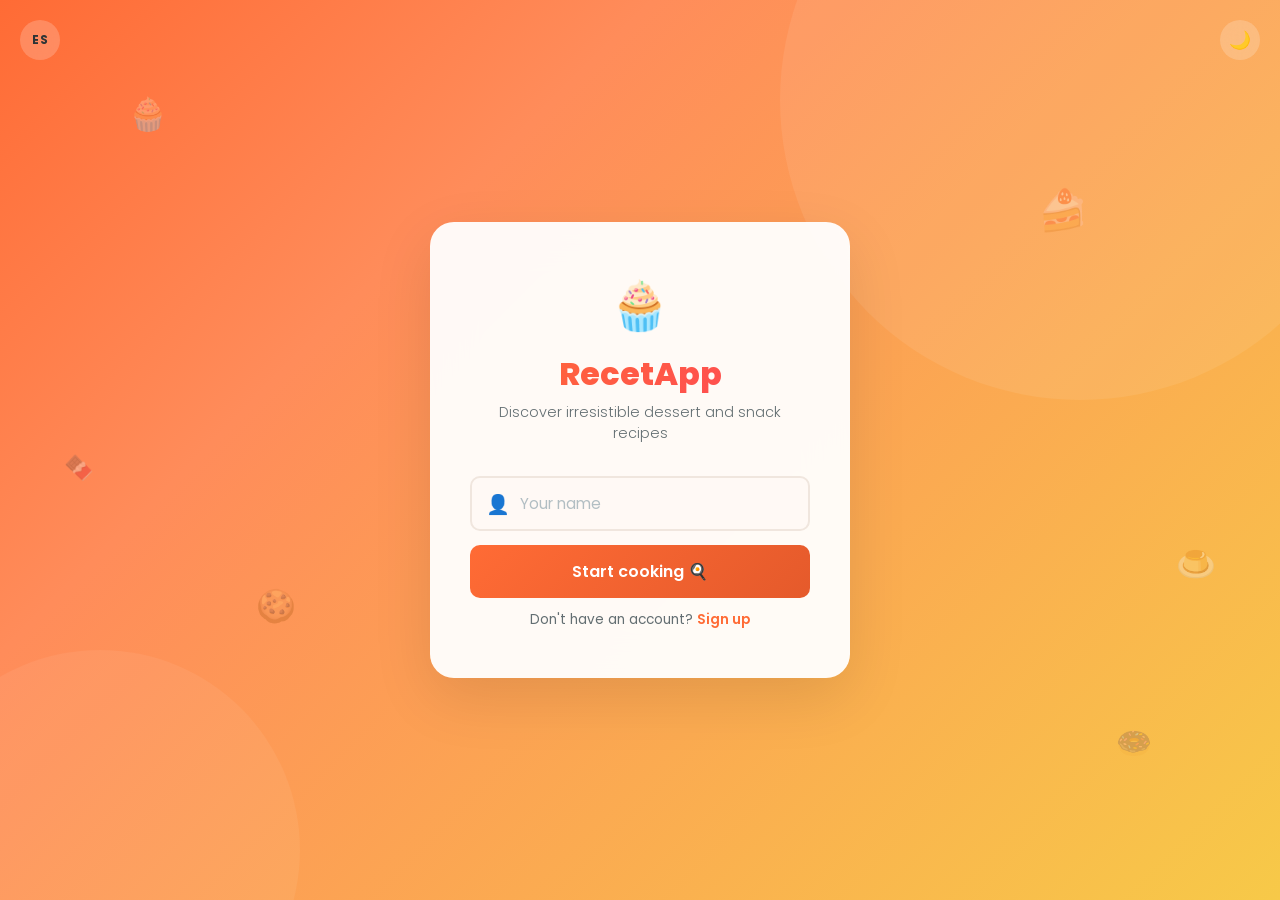
<file: index.html>
<!DOCTYPE html>
<html lang="en">
<head>
  <meta charset="UTF-8">
  <meta name="viewport" content="width=device-width, initial-scale=1.0">
  <title>RecetApp - Recetas de Postres y Piqueos</title>
  <link rel="stylesheet" href="css/styles.css">
  <link rel="icon" href="data:image/svg+xml,<svg xmlns='http://www.w3.org/2000/svg' viewBox='0 0 100 100'><text y='.9em' font-size='90'>🧁</text></svg>">
</head>
<body>

  <div id="toast" class="toast"></div>

  <!-- ============ LANDING ============ -->
  <div id="landing" class="landing">
    <button class="dark-toggle" onclick="toggleDarkMode()" id="darkToggleLanding" title="Modo oscuro" style="position:absolute;top:20px;right:20px;z-index:10;background:rgba(255,255,255,0.2);backdrop-filter:blur(10px);">🌙</button>
    <button class="lang-toggle" onclick="toggleLanguage()" id="langToggleLanding" title="Language / Idioma" style="position:absolute;top:20px;left:20px;z-index:10;background:rgba(255,255,255,0.2);backdrop-filter:blur(10px);">ES</button>
    <div class="floating-emojis">
      <span>🧁</span><span>🍰</span><span>🍪</span>
      <span>🍩</span><span>🍫</span><span>🍮</span>
    </div>
    <div class="landing-card">
      <div class="landing-logo">🧁</div>
      <h1 class="landing-title">RecetApp</h1>
      <p class="landing-subtitle" data-i18n="subtitle">Discover irresistible dessert and snack recipes</p>

      <div id="loginForm" class="landing-form">
        <div class="input-group">
          <span class="input-icon">👤</span>
          <input type="text" id="loginUsername" placeholder="Your name" data-i18n-ph="login_ph" maxlength="20" autocomplete="off">
        </div>
        <button class="btn-primary" onclick="handleLogin()" data-i18n="login_btn">Start cooking 🍳</button>
      </div>

      <div id="registerForm" class="landing-form" style="display:none;">
        <div class="input-group">
          <span class="input-icon">👤</span>
          <input type="text" id="regUsername" placeholder="Pick a name" data-i18n-ph="reg_name_ph" maxlength="20" autocomplete="off">
        </div>
        <div class="input-group">
          <span class="input-icon">🔒</span>
          <input type="password" id="regPassword" placeholder="Create a password" data-i18n-ph="reg_pass_ph" maxlength="20" autocomplete="off">
        </div>
        <button class="btn-primary" onclick="handleRegister()" data-i18n="register_btn">Create account ✨</button>
      </div>

      <div id="landingToggle" class="landing-toggle">
        No tienes cuenta? <a onclick="toggleAuthForm()">Registrate</a>
      </div>
    </div>
  </div>

  <!-- ============ APP ============ -->
  <div id="appContainer" class="app">
    <header class="header">
      <div class="header-left">
        <span class="header-logo">🧁</span>
        <span class="header-brand">RecetApp</span>
      </div>
      <div class="header-right">
        <button class="lang-toggle" onclick="toggleLanguage()" id="langToggle" title="Language / Idioma">ES</button>
        <button class="dark-toggle" onclick="toggleDarkMode()" id="darkToggle" title="Modo oscuro">🌙</button>
        <span id="headerUser" class="header-user"></span>
        <button class="nav-btn active" onclick="showScreen('home')" id="navHome" title="Inicio">🏠</button>
        <button class="nav-btn" onclick="showScreen('favorites')" id="navFavs" title="Favoritos">❤️</button>
        <button class="nav-btn" onclick="showScreen('profile')" id="navProfile" title="Perfil">👤</button>
      </div>
    </header>

    <main class="main">

      <!-- HOME -->
      <div id="screenHome" class="screen active">
        <div class="welcome-banner">
          <p class="welcome-text" data-i18n="hello">Hola,</p>
          <h2 class="welcome-name" id="welcomeName"></h2>
          <p class="welcome-sub" data-i18n="what_cook">¿Qué te gustaría cocinar hoy?</p>
        </div>

        <h3 class="section-title" data-i18n="categories">📂 Categorías</h3>
        <div class="categories-grid">
          <div class="category-card" onclick="selectCategory('postres')" id="catPostres">
            <span class="category-emoji">🍰</span>
            <span class="category-name" data-i18n="cat_desserts">Postres</span>
          </div>
          <div class="category-card" onclick="selectCategory('picoteo_dulce')" id="catDulces">
            <span class="category-emoji">🍩</span>
            <span class="category-name" data-i18n="cat_sweet">Piqueo Dulce</span>
          </div>
          <div class="category-card" onclick="selectCategory('picoteo_salado')" id="catSalado">
            <span class="category-emoji">🍕</span>
            <span class="category-name" data-i18n="cat_savory">Piqueo Salado</span>
          </div>
        </div>

        <h3 class="section-title" data-i18n="quick">⚡ Acciones rápidas</h3>
        <div class="quick-actions">
          <button class="quick-action" onclick="startRandomRecipe()">
            <div class="quick-action-icon orange">🎲</div>
            <div class="quick-action-text">
              <h4 data-i18n="surprise">Surprise Me</h4>
              <p data-i18n="surprise_sub">Receta aleatoria</p>
            </div>
          </button>
          <button class="quick-action" onclick="showScreen('favorites')">
            <div class="quick-action-icon yellow">⭐</div>
            <div class="quick-action-text">
              <h4 data-i18n="my_kitchen_btn">Mi Cocina</h4>
              <p><span id="favCount">0</span> <span data-i18n="saved_suffix">recetas guardadas</span></p>
            </div>
          </button>
        </div>

        <h3 class="section-title" data-i18n="popular">🔥 Recetas populares</h3>
        <div id="popularRecipes">
          <div class="loading" style="padding:30px;">
            <div class="loading-spinner"></div>
            <p class="loading-text" data-i18n="loading_recipes">Cargando recetas...</p>
          </div>
        </div>
      </div>

      <!-- SELECTION -->
      <div id="screenSelection" class="screen">
        <div class="steps-indicator" id="stepsIndicator">
          <div class="step-dot active" id="step1">1</div>
          <div class="step-line" id="line1"></div>
          <div class="step-dot" id="step2">2</div>
          <div class="step-line" id="line2"></div>
          <div class="step-dot" id="step3">3</div>
        </div>

        <!-- Step 1: Ingredientes -->
        <div id="selectionStep1" class="selection-card">
          <h3 class="selection-title" data-i18n="sel_ing">🥗 Selecciona tus ingredientes</h3>
          <p class="selection-desc" data-i18n="sel_ing_sub">Elige los que tengas disponibles (puedes saltar este paso)</p>
          <div class="ingredients-grid" id="ingredientsGrid"></div>
          <div class="step-nav">
            <button class="btn-secondary" onclick="showScreen('home')" data-i18n="cancel">Cancelar</button>
            <button class="btn-primary" onclick="goToStep(2)" data-i18n="next">Siguiente →</button>
          </div>
        </div>

        <!-- Step 2: Filtros avanzados -->
        <div id="selectionStep2" class="selection-card" style="display:none;">
          <h3 class="selection-title" data-i18n="adjust">⚙️ Ajusta tu búsqueda</h3>
          <p class="selection-desc" data-i18n="adjust_sub">Filtra por tiempo, dificultad y estilo de cocina</p>
          <div class="filters-grid">
            <div class="filter-group">
              <label data-i18n="time">⏱️ Tiempo</label>
              <select id="filterTime">
                <option value="any" data-i18n="time_any">Cualquier tiempo</option>
                <option value="quick" data-i18n="time_quick">Rápido (&lt;20 min)</option>
                <option value="medium" data-i18n="time_medium">Moderado (20-45 min)</option>
                <option value="long" data-i18n="time_long">Elaborado (45+ min)</option>
              </select>
            </div>
            <div class="filter-group">
              <label data-i18n="difficulty">📊 Dificultad</label>
              <select id="filterDifficulty">
                <option value="any" data-i18n="diff_any">Cualquier nivel</option>
                <option value="easy" data-i18n="diff_easy">Fácil</option>
                <option value="medium" data-i18n="diff_medium">Media</option>
                <option value="hard" data-i18n="diff_hard">Difícil</option>
              </select>
            </div>
            <div class="filter-group">
              <label data-i18n="servings">🍽️ Porciones</label>
              <select id="filterServings">
                <option value="any" data-i18n="serv_any">Cualquier cantidad</option>
                <option value="small" data-i18n="serv_small">1-2 personas</option>
                <option value="medium" data-i18n="serv_medium">3-4 personas</option>
                <option value="large" data-i18n="serv_large">5+ personas</option>
              </select>
            </div>
            <div class="filter-group">
              <label data-i18n="cuisine">🌍 Cocina</label>
              <select id="filterArea">
                <option value="any" data-i18n="cuisine_any">Todas las cocinas</option>
                <option value="Italian">Italiana</option>
                <option value="Mexican">Mexicana</option>
                <option value="American">Americana</option>
                <option value="French">Francesa</option>
                <option value="Chinese">China</option>
                <option value="Japanese">Japonesa</option>
                <option value="Indian">India</option>
                <option value="Thai">Tailandesa</option>
                <option value="Spanish">Española</option>
                <option value="British">Británica</option>
                <option value="Greek">Griega</option>
                <option value="Turkish">Turca</option>
                <option value="Moroccan">Marroquí</option>
                <option value="Vietnamese">Vietnamita</option>
                <option value="Korean">Coreana</option>
                <option value="Brazilian">Brasileña</option>
              </select>
            </div>
          </div>
          <div class="step-nav">
            <button class="btn-secondary" onclick="goToStep(1)" data-i18n="back">← Atrás</button>
            <button class="btn-primary" onclick="showResults()" data-i18n="search">Buscar recetas 🔍</button>
          </div>
        </div>
      </div>

      <!-- RESULTS -->
      <div id="screenResults" class="screen">
        <div class="results-header">
          <h2 class="section-title" style="justify-content:center;" data-i18n="results_title">🎯 Recetas para ti</h2>
          <p class="results-count" id="resultsCount"></p>
        </div>
        <div id="resultsContainer"></div>
        <div class="step-nav" style="margin-top:16px;">
          <button class="btn-secondary" onclick="goToStep(1)" data-i18n="new_search">🔄 Nueva búsqueda</button>
          <button class="btn-primary" onclick="showScreen('home')" data-i18n="home">🏠 Inicio</button>
        </div>
      </div>

      <!-- DETAIL -->
      <div id="screenDetail" class="screen">
        <div id="detailContent"></div>
      </div>

      <!-- FAVORITES -->
      <div id="screenFavorites" class="screen">
        <h2 class="section-title" data-i18n="kitchen_title">❤️ Mi Cocina</h2>
        <div id="favoritesContainer"></div>
      </div>

      <!-- PROFILE -->
      <div id="screenProfile" class="screen">
        <div class="selection-card" style="text-align:center;">
          <div style="font-size:4rem;margin-bottom:8px;">👤</div>
          <h2 class="selection-title" id="profileName"></h2>
          <p class="selection-desc" data-i18n="member">Miembro de RecetApp</p>
          <div style="display:flex;gap:12px;margin:20px 0;">
            <div style="flex:1;background:var(--bg);border-radius:var(--radius-sm);padding:16px;">
              <div style="font-size:1.5rem;font-weight:700;color:var(--primary);" id="profileFavCount">0</div>
              <div style="font-size:0.7rem;color:var(--text-light);" data-i18n="favorites">Favoritos</div>
            </div>
            <div style="flex:1;background:var(--bg);border-radius:var(--radius-sm);padding:16px;">
              <div style="font-size:1.5rem;font-weight:700;color:var(--secondary);">🍪</div>
              <div style="font-size:0.7rem;color:var(--text-light);" data-i18n="desserts">Postres</div>
            </div>
          </div>
          <button class="btn-secondary" onclick="handleLogout()" style="width:100%;margin-top:8px;" data-i18n="logout">
            Cerrar sesión 👋
          </button>
        </div>
      </div>

      <!-- LOADING -->
      <div id="loadingScreen" class="loading" style="display:none;">
        <div class="loading-spinner"></div>
        <p class="loading-text" id="loadingText">Buscando las mejores recetas...</p>
      </div>
    </main>
  </div>

  <script src="js/i18n.js"></script>
  <script src="js/traduccion.js"></script>
  <script src="js/api.js"></script>
  <script src="js/algoritmo.js"></script>
  <script src="js/favoritos.js"></script>
  <script src="js/auth.js"></script>
  <script>
    let currentScreen = 'home';
    let lastScreen = 'home';
    let currentCategory = null;
    let selectedIngredients = [];
    let currentRecipe = null;

    const INGREDIENTS_LIST = [
      { id: 'chocolate', emoji: '🍫', name: 'Chocolate', name_en: 'Chocolate' },
      { id: 'leche', emoji: '🥛', name: 'Leche', name_en: 'Milk' },
      { id: 'huevo', emoji: '🥚', name: 'Huevo', name_en: 'Egg' },
      { id: 'azucar', emoji: '🧂', name: 'Azúcar', name_en: 'Sugar' },
      { id: 'harina', emoji: '🌾', name: 'Harina', name_en: 'Flour' },
      { id: 'mantequilla', emoji: '🧈', name: 'Mantequilla', name_en: 'Butter' },
      { id: 'queso', emoji: '🧀', name: 'Queso', name_en: 'Cheese' },
      { id: 'fresa', emoji: '🍓', name: 'Fresa', name_en: 'Strawberry' },
      { id: 'platano', emoji: '🍌', name: 'Plátano', name_en: 'Banana' },
      { id: 'manzana', emoji: '🍎', name: 'Manzana', name_en: 'Apple' },
      { id: 'limon', emoji: '🍋', name: 'Limón', name_en: 'Lemon' },
      { id: 'canela', emoji: '🪵', name: 'Canela', name_en: 'Cinnamon' },
      { id: 'vainilla', emoji: '🌸', name: 'Vainilla', name_en: 'Vanilla' },
      { id: 'nuez', emoji: '🥜', name: 'Nueces', name_en: 'Nuts' },
      { id: 'miel', emoji: '🍯', name: 'Miel', name_en: 'Honey' },
      { id: 'coco', emoji: '🥥', name: 'Coco', name_en: 'Coconut' },
      { id: 'arroz', emoji: '🍚', name: 'Arroz', name_en: 'Rice' },
      { id: 'avena', emoji: '🥣', name: 'Avena', name_en: 'Oats' },
      { id: 'cafe', emoji: '☕', name: 'Café', name_en: 'Coffee' },
      { id: 'frutas', emoji: '🍇', name: 'Frutas', name_en: 'Fruits' },
      { id: 'nueces', emoji: '🌰', name: 'Frutos Secos', name_en: 'Dried Nuts' },
      { id: 'crema', emoji: '🍦', name: 'Crema', name_en: 'Cream' },
      { id: 'pimienta', emoji: '🌶️', name: 'Pimienta/Chile', name_en: 'Pepper/Chili' },
      { id: 'ajo', emoji: '🧄', name: 'Ajo', name_en: 'Garlic' },
      { id: 'cebolla', emoji: '🧅', name: 'Cebolla', name_en: 'Onion' },
      { id: 'tomate', emoji: '🍅', name: 'Tomate', name_en: 'Tomato' },
      { id: 'pasta', emoji: '🍝', name: 'Pasta', name_en: 'Pasta' },
      { id: 'pan', emoji: '🍞', name: 'Pan', name_en: 'Bread' },
      { id: 'carne', emoji: '🥩', name: 'Carne', name_en: 'Beef' },
      { id: 'pollo', emoji: '🍗', name: 'Pollo', name_en: 'Chicken' },
      { id: 'cerdo', emoji: '🥓', name: 'Cerdo', name_en: 'Pork' },
      { id: 'marisco', emoji: '🦐', name: 'Mariscos', name_en: 'Seafood' },
      { id: 'verdura', emoji: '🥬', name: 'Verduras', name_en: 'Vegetables' },
      { id: 'aceite', emoji: '🫒', name: 'Aceite', name_en: 'Oil' },
      { id: 'curry', emoji: '🍛', name: 'Curry', name_en: 'Curry' }
    ];

    // ======== INIT ========
    window.addEventListener('DOMContentLoaded', () => {
      I18n.init();
      applyLanguage();
      initDarkMode();
      if (Auth.isLoggedIn()) enterApp();
    });

    // ======== LANGUAGE ========
    function toggleLanguage() {
      I18n.toggle();
      applyLanguage();
      if (document.getElementById('appContainer').classList.contains('active')) {
        renderIngredients();
        if (currentScreen === 'detail' && currentRecipe) {
          viewRecipe(currentRecipe.idMeal);
        } else if (currentScreen === 'favorites') {
          renderFavorites();
        } else if (currentScreen === 'profile') {
          showScreen('profile');
        }
      }
    }

    function applyLanguage() {
      const lang = I18n.getLang();
      document.documentElement.lang = lang;
      document.title = lang === 'en' ? 'RecetApp - Dessert and Snack Recipes' : 'RecetApp - Recetas de Postres y Piqueos';
      document.querySelectorAll('[data-i18n]').forEach(el => {
        el.textContent = I18n.t(el.getAttribute('data-i18n'));
      });
      document.querySelectorAll('[data-i18n-ph]').forEach(el => {
        el.placeholder = I18n.t(el.getAttribute('data-i18n-ph'));
      });
      const label = lang === 'es' ? 'EN' : 'ES';
      const b1 = document.getElementById('langToggle');
      const b2 = document.getElementById('langToggleLanding');
      if (b1) b1.textContent = label;
      if (b2) b2.textContent = label;
      updateLandingToggle();
    }

    function updateLandingToggle() {
      const login = document.getElementById('loginForm');
      const toggle = document.getElementById('landingToggle');
      if (!login || !toggle) return;
      const isLogin = login.style.display !== 'none';
      if (isLogin) {
        toggle.innerHTML = I18n.t('no_account') + ' <a onclick="toggleAuthForm()">' + I18n.t('register_link') + '</a>';
      } else {
        toggle.innerHTML = I18n.t('have_account') + ' <a onclick="toggleAuthForm()">' + I18n.t('login_link') + '</a>';
      }
    }

    function uiTimeLabel(minutes) {
      if (I18n.getLang() === 'en') {
        if (minutes <= 20) return 'Quick';
        if (minutes <= 45) return 'Moderate';
        return 'Elaborate';
      }
      return RecipeAlgorithm.getTimeLabel(minutes);
    }

    function uiDiffLabel(diff) {
      if (I18n.getLang() === 'en') {
        const m = { easy: 'Easy', medium: 'Medium', hard: 'Hard' };
        return m[diff] || diff;
      }
      return RecipeAlgorithm.getDifficultyLabel(diff);
    }

    // ======== DARK MODE ========
    function initDarkMode() {
      const saved = localStorage.getItem('recetapp_dark');
      const prefersDark = window.matchMedia('(prefers-color-scheme: dark)').matches;
      const isDark = saved !== null ? saved === 'true' : prefersDark;
      applyDarkMode(isDark);
    }

    function toggleDarkMode() {
      const isDark = document.body.classList.toggle('dark-mode');
      localStorage.setItem('recetapp_dark', isDark);
      applyDarkMode(isDark);
    }

    function applyDarkMode(isDark) {
      if (isDark) {
        document.body.classList.add('dark-mode');
      } else {
        document.body.classList.remove('dark-mode');
      }
      const btn = document.getElementById('darkToggle');
      const btnLanding = document.getElementById('darkToggleLanding');
      const icon = isDark ? '☀️' : '🌙';
      if (btn) btn.textContent = icon;
      if (btnLanding) btnLanding.textContent = icon;
    }

    // ======== AUTH ========
    function toggleAuthForm() {
      const login = document.getElementById('loginForm');
      const reg = document.getElementById('registerForm');
      const toggle = document.getElementById('landingToggle');
      const isLogin = login.style.display !== 'none';
      if (isLogin) {
        login.style.display = 'none';
        reg.style.display = 'flex';
      } else {
        login.style.display = 'flex';
        reg.style.display = 'none';
      }
      updateLandingToggle();
    }

    function handleLogin() {
      const username = document.getElementById('loginUsername').value.trim();
      if (!username) { showToast(I18n.t('toast_name')); return; }
      Auth.login(username);
      enterApp();
    }

    function handleRegister() {
      const username = document.getElementById('regUsername').value.trim();
      const password = document.getElementById('regPassword').value.trim();
      if (!username || !password) { showToast(I18n.t('toast_fields')); return; }
      if (password.length < 4) { showToast(I18n.t('toast_pass')); return; }
      Auth.login(username);
      enterApp();
    }

    function handleLogout() {
      Auth.logout();
      document.getElementById('appContainer').classList.remove('active');
      document.getElementById('landing').style.display = 'flex';
      document.getElementById('loginUsername').value = '';
      showToast(I18n.t('toast_logout'));
    }

    function enterApp() {
      document.getElementById('landing').style.display = 'none';
      document.getElementById('appContainer').classList.add('active');
      document.getElementById('welcomeName').textContent = Auth.getUsername();
      document.getElementById('headerUser').textContent = Auth.getUsername();
      updateFavCount();
      showScreen('home');
      loadPopularRecipes();
      renderIngredients();
    }

    // ======== NAVIGATION ========
    function showScreen(screen) {
      document.querySelectorAll('.screen').forEach(s => s.classList.remove('active'));
      document.querySelectorAll('.nav-btn').forEach(b => b.classList.remove('active'));
      currentScreen = screen;

      const screenMap = {
        home: ['screenHome', 'navHome'],
        selection: ['screenSelection', null],
        results: ['screenResults', null],
        detail: ['screenDetail', null],
        favorites: ['screenFavorites', 'navFavs'],
        profile: ['screenProfile', 'navProfile']
      };

      const [screenId, navId] = screenMap[screen] || ['', ''];
      if (screenId) document.getElementById(screenId).classList.add('active');
      if (navId) document.getElementById(navId).classList.add('active');

      if (screen === 'favorites') renderFavorites();
      if (screen === 'profile') {
        document.getElementById('profileName').textContent = Auth.getUsername();
        document.getElementById('profileFavCount').textContent = Favoritos.count();
      }
    }

    function updateFavCount() {
      document.getElementById('favCount').textContent = Favoritos.count();
    }

    // ======== CATEGORIES ========
    function selectCategory(cat) {
      currentCategory = cat;
      selectedIngredients = [];
      document.querySelectorAll('.category-card').forEach(c => c.classList.remove('selected'));
      const catMap = { postres: 'catPostres', picoteo_dulce: 'catDulces', picoteo_salado: 'catSalado' };
      document.getElementById(catMap[cat]).classList.add('selected');
      resetSelections();
      goToStep(1);
      showScreen('selection');
    }

    function resetSelections() {
      document.querySelectorAll('.ingredient-chip').forEach(c => c.classList.remove('selected'));
      document.getElementById('filterTime').value = 'any';
      document.getElementById('filterDifficulty').value = 'any';
      document.getElementById('filterServings').value = 'any';
      document.getElementById('filterArea').value = 'any';
    }

    // ======== INGREDIENTS ========
    function renderIngredients() {
      const grid = document.getElementById('ingredientsGrid');
      if (!grid) return;
      const lang = I18n.getLang();
      grid.innerHTML = INGREDIENTS_LIST.map(ing => `
        <div class="ingredient-chip${selectedIngredients.indexOf(ing.id) !== -1 ? ' selected' : ''}" onclick="toggleIngredient('${ing.id}')" id="ing-${ing.id}">
          <span class="emoji">${ing.emoji}</span>
          <span class="name">${lang === 'en' ? ing.name_en : ing.name}</span>
          <span class="check">✓</span>
        </div>
      `).join('');
    }

    function toggleIngredient(id) {
      const idx = selectedIngredients.indexOf(id);
      if (idx === -1) {
        selectedIngredients.push(id);
        document.getElementById(`ing-${id}`).classList.add('selected');
      } else {
        selectedIngredients.splice(idx, 1);
        document.getElementById(`ing-${id}`).classList.remove('selected');
      }
    }

    // ======== STEPS ========
    function goToStep(step) {
      document.getElementById('selectionStep1').style.display = step === 1 ? 'block' : 'none';
      document.getElementById('selectionStep2').style.display = step === 2 ? 'block' : 'none';
      for (let i = 1; i <= 3; i++) {
        const dot = document.getElementById(`step${i}`);
        dot.classList.remove('active', 'done');
        if (i < step) dot.classList.add('done');
        if (i === step) dot.classList.add('active');
      }
      document.getElementById('line1').classList.toggle('done', step > 1);
      document.getElementById('line2').classList.toggle('done', step > 2);
    }

    // ======== RESULTS ========
    async function showResults() {
      setLoading(true, I18n.t('loading_searching'));

      const filters = {
        time: document.getElementById('filterTime').value,
        difficulty: document.getElementById('filterDifficulty').value,
        servings: document.getElementById('filterServings').value,
        area: document.getElementById('filterArea').value
      };

      try {
        const results = await RecipeAlgorithm.getRecommendations({
          category: currentCategory,
          ingredients: selectedIngredients,
          filters
        });

        let filteredResults = results;
        if (filters.area && filters.area !== 'any') {
          filteredResults = results.filter(r => r.strArea === filters.area);
          if (filteredResults.length === 0) {
            filteredResults = results.slice(0, 2);
          }
        }

        setLoading(false);

        if (filteredResults.length === 0) {
          document.getElementById('resultsContainer').innerHTML = `
            <div class="no-results">
              <span class="emoji">😔</span>
              <h3>${I18n.t('no_results_t')}</h3>
              <p>${I18n.t('no_results_p')}</p>
            </div>
          `;
        } else {
          document.getElementById('resultsCount').textContent =
            filteredResults.length === 1 ? I18n.t('result_one') : `${filteredResults.length} ${I18n.t('result_many')}`;
          document.getElementById('resultsContainer').innerHTML =
            filteredResults.map((r, i) => renderRecipeCard(r, i)).join('');
        }

        showScreen('results');
      } catch (err) {
        setLoading(false);
        showToast(I18n.t('toast_search_error'));
        console.error(err);
      }
    }

    function renderRecipeCard(meal, index = 0) {
      const isFav = Favoritos.isFavorite(meal.idMeal);
      const delay = index * 0.1;
      const time = RecipeAlgorithm.estimateTime(meal);
      const diff = RecipeAlgorithm.estimateDifficulty(meal);
      const diffLabel = uiDiffLabel(diff);
      return `
        <div class="recipe-card" onclick="viewRecipe('${meal.idMeal}')" style="animation-delay:${delay}s;">
          <img class="recipe-card-image" src="${meal.strMealThumb}" alt="${meal.strMeal}" loading="lazy"
               onerror="this.src='data:image/svg+xml,<svg xmlns=%22http://www.w3.org/2000/svg%22 viewBox=%220 0 400 200%22><rect fill=%22%23f0e6de%22 width=%22400%22 height=%22200%22/><text x=%2250%25%22 y=%2250%25%22 font-size=%2260%22 text-anchor=%22middle%22 dy=%22.3em%22>🧁</text></svg>'">
          <div class="recipe-card-body">
            <h3 class="recipe-card-title">${meal.strMeal || I18n.t('no_name')}</h3>
            <div class="recipe-card-meta">
              <span class="meta-badge time">⏱️ ~${time} min</span>
              <span class="meta-badge difficulty">📊 ${diffLabel}</span>
            </div>
            <div class="recipe-card-tags">
              ${meal.strCategory ? `<span class="tag">${meal.strCategory}</span>` : ''}
              ${meal.strArea ? `<span class="tag">🌍 ${meal.strArea}</span>` : ''}
            </div>
          </div>
        </div>
      `;
    }

    // ======== RECIPE DETAIL ========
    async function viewRecipe(id) {
      lastScreen = currentScreen;
      const lang = I18n.getLang();
      setLoading(true, I18n.t('loading_recipe'));

      try {
        const meal = await RecipeAPI.getMealById(id);
        if (!meal) {
          setLoading(false);
          showToast(I18n.t('toast_not_found'));
          return;
        }

        let display = meal;
        let ingredients = RecipeAPI.getMealIngredients(meal);
        let steps = RecipeAPI.getMealSteps(meal);
        let area = meal.strArea || '';
        let category = meal.strCategory || '';
        let tags = meal.strTags || '';

        if (lang === 'es') {
          setLoading(true, I18n.t('loading_translating'));
          const translated = await Traduccion.translateMeal(meal);
          display = translated;
          currentRecipe = translated;
          ingredients = translated.ingredients_ES || ingredients;
          steps = translated.strInstructions_ES
            ? translated.strInstructions_ES.split(/\r?\n/).map(s => s.trim()).filter(s => s.length > 3)
            : steps;
          area = translated.strArea_ES || area;
          category = translated.strCategory_ES || category;
          tags = translated.strTags_ES || tags;
        } else {
          currentRecipe = meal;
        }

        const isFav = Favoritos.isFavorite(meal.idMeal);
        const time = RecipeAlgorithm.estimateTime(meal);
        const diff = RecipeAlgorithm.estimateDifficulty(meal);
        const diffLabel = uiDiffLabel(diff);

        document.getElementById('detailContent').innerHTML = `
          <div class="detail-hero">
            <img src="${meal.strMealThumb}" alt="${meal.strMeal}"
                 onerror="this.src='data:image/svg+xml,<svg xmlns=%22http://www.w3.org/2000/svg%22 viewBox=%220 0 400 280%22><rect fill=%22%23f0e6de%22 width=%22400%22 height=%22280%22/><text x=%2250%25%22 y=%2250%25%22 font-size=%2280%22 text-anchor=%22middle%22 dy=%22.3em%22>🧁</text></svg>'">
            <div class="detail-hero-overlay">
              <h2 class="detail-hero-title">${meal.strMeal}</h2>
            </div>
          </div>

          <div class="detail-actions">
            <button class="btn-primary" onclick="toggleFavorite()" id="btnFav">
              ${isFav ? I18n.t('fav_remove') : I18n.t('fav_add')}
            </button>
            <button class="btn-secondary" onclick="goBack()">${I18n.t('back_btn')}</button>
          </div>

          <div class="recipe-card-meta" style="margin-bottom:20px;flex-wrap:wrap;">
            <span class="meta-badge time">⏱️ ~${time} min</span>
            <span class="meta-badge difficulty">📊 ${diffLabel}</span>
            <span class="meta-badge" style="background:rgba(108,92,231,0.1);color:#6C5CE7;">🌍 ${area}</span>
            ${category ? `<span class="meta-badge" style="background:rgba(253,203,110,0.2);color:#E17055;">📂 ${category}</span>` : ''}
          </div>

          ${tags ? `<div style="margin-bottom:16px;"><span style="font-size:0.75rem;color:var(--text-light);">🏷️ ${tags}</span></div>` : ''}

          ${meal.strYoutube ? `
            <a href="${meal.strYoutube}" target="_blank" class="btn-secondary" style="display:block;text-align:center;text-decoration:none;margin-bottom:20px;">
              ${I18n.t('video')}
            </a>
          ` : ''}

          <div class="detail-section">
            <h3 class="detail-section-title">${I18n.t('ingredients')} (${ingredients.length})</h3>
            <ul class="ingredients-list">
              ${ingredients.map((ing, i) => `
                <li>
                  <div class="ingredient-check" onclick="toggleIngCheck(this)" id="ingCheck-${i}">✓</div>
                  <span><strong>${ing.measure}</strong> ${(I18n.getLang() === 'es' ? (ing.name_ES || ing.name) : ing.name)}</span>
                </li>
              `).join('')}
            </ul>
          </div>

          <div class="detail-section">
            <h3 class="detail-section-title">${I18n.t('preparation')}</h3>
            <ol class="steps-list">
              ${steps.map((step, i) => `
                <li>
                  <span class="step-number">${i + 1}</span>
                  <span>${step}</span>
                </li>
              `).join('')}
            </ol>
          </div>

          <div style="margin-top:20px;padding:16px;background:var(--bg);border-radius:var(--radius-sm);font-size:0.75rem;color:var(--text-light);text-align:center;">
            ${I18n.t('est_note')}
          </div>
        `;

        setLoading(false);
        showScreen('detail');
      } catch (err) {
        setLoading(false);
        showToast(I18n.t('toast_recipe_error'));
        console.error(err);
      }
    }

    function toggleIngCheck(el) {
      el.classList.toggle('checked');
    }

    function toggleFavorite() {
      if (!currentRecipe) return;
      const added = Favoritos.toggle(currentRecipe);
      const btn = document.getElementById('btnFav');
      btn.textContent = added ? I18n.t('fav_remove') : I18n.t('fav_add');
      showToast(added ? I18n.t('toast_fav_add') : I18n.t('toast_fav_remove'));
      updateFavCount();
    }

    function goBack() {
      showScreen(lastScreen === 'detail' ? 'home' : lastScreen);
    }

    // ======== FAVORITES ========
    function renderFavorites() {
      const favs = Favoritos.getAll();
      const container = document.getElementById('favoritesContainer');

      if (favs.length === 0) {
        container.innerHTML = `
          <div class="empty-state">
            <span class="emoji">🍳</span>
            <h3>${I18n.t('empty_t')}</h3>
            <p>${I18n.t('empty_p')}</p>
          </div>
        `;
        return;
      }

      container.innerHTML = `
        <div class="favorites-grid">
          ${favs.map(fav => `
            <div class="fav-card" onclick="viewRecipe('${fav.idMeal}')">
              <button class="fav-remove" onclick="event.stopPropagation();removeFav('${fav.idMeal}')">✕</button>
              <img src="${fav.strMealThumb}" alt="${fav.strMeal}" loading="lazy"
                   onerror="this.src='data:image/svg+xml,<svg xmlns=%22http://www.w3.org/2000/svg%22 viewBox=%220 0 200 120%22><rect fill=%22%23f0e6de%22 width=%22200%22 height=%22120%22/><text x=%2250%25%22 y=%2250%25%22 font-size=%2240%22 text-anchor=%22middle%22 dy=%22.3em%22>🧁</text></svg>'">
              <div class="fav-card-body">
                <h4 class="fav-card-title">${fav.strMeal}</h4>
              </div>
            </div>
          `).join('')}
        </div>
      `;
    }

    function removeFav(id) {
      Favoritos.remove(id);
      renderFavorites();
      updateFavCount();
      showToast(I18n.t('toast_fav_deleted'));
    }

    // ======== RANDOM ========
    async function startRandomRecipe() {
      setLoading(true, I18n.t('loading_random'));
      try {
        const meals = await RecipeAPI.getRandomMeals(1);
        setLoading(false);
        if (meals.length > 0) {
          viewRecipe(meals[0].idMeal);
        } else {
          showToast(I18n.t('toast_random_error'));
        }
      } catch (err) {
        setLoading(false);
        showToast(I18n.t('toast_conn_error'));
      }
    }

    // ======== POPULAR ========
    async function loadPopularRecipes() {
      try {
        const meals = await RecipeAPI.getMealsByCategory('Dessert');
        const popular = meals.slice(0, 4);
        if (popular.length === 0) {
          document.getElementById('popularRecipes').innerHTML =
            '<p style="color:var(--text-light);font-size:0.85rem;">' + I18n.t('toast_popular_error') + '</p>';
          return;
        }
        const detailed = [];
        for (const m of popular) {
          try {
            const d = await RecipeAPI.getMealById(m.idMeal);
            if (d) detailed.push(d);
          } catch (e) {
            detailed.push(m);
          }
        }
        document.getElementById('popularRecipes').innerHTML =
          detailed.map((r, i) => renderRecipeCard(r, i)).join('');
      } catch (err) {
        document.getElementById('popularRecipes').innerHTML =
          '<p style="color:var(--text-light);font-size:0.85rem;">' + I18n.t('toast_popular_error') + '</p>';
      }
    }

    // ======== UI ========
    function setLoading(show, text) {
      document.getElementById('loadingScreen').style.display = show ? 'flex' : 'none';
      if (text) document.getElementById('loadingText').textContent = text;
    }

    function showToast(message) {
      const toast = document.getElementById('toast');
      toast.textContent = message;
      toast.classList.add('show');
      setTimeout(() => toast.classList.remove('show'), 2500);
    }

    // ======== KEYBOARD ========
    document.addEventListener('keydown', (e) => {
      if (e.key === 'Enter' && document.getElementById('landing').style.display !== 'none') {
        if (document.getElementById('registerForm').style.display !== 'none') {
          handleRegister();
        } else {
          handleLogin();
        }
      }
    });
  </script>
</body>
</html>
</file>
<file: css/styles.css>
@import url('https://fonts.googleapis.com/css2?family=Poppins:wght@300;400;500;600;700;800&display=swap');

:root {
  --primary: #FF6B35;
  --primary-light: #FF8C5A;
  --primary-dark: #E55A2B;
  --secondary: #F7C948;
  --accent: #FF4757;
  --bg: #FFF9F5;
  --bg-card: #FFFFFF;
  --text: #2D3436;
  --text-light: #636E72;
  --text-muted: #B2BEC3;
  --border: #F0E6DE;
  --shadow: 0 4px 20px rgba(255, 107, 53, 0.08);
  --shadow-lg: 0 8px 40px rgba(255, 107, 53, 0.12);
  --radius: 16px;
  --radius-sm: 10px;
  --radius-full: 50px;
  --transition: all 0.3s cubic-bezier(0.4, 0, 0.2, 1);
}

/* ============ DARK MODE ============ */
body.dark-mode {
  --bg: #1A1A2E;
  --bg-card: #16213E;
  --text: #EAEAEA;
  --text-light: #A0A0B0;
  --text-muted: #6C6C80;
  --border: #2A2A40;
  --shadow: 0 4px 20px rgba(0, 0, 0, 0.3);
  --shadow-lg: 0 8px 40px rgba(0, 0, 0, 0.4);
}

body.dark-mode .header {
  background: #16213E;
  box-shadow: 0 2px 10px rgba(0, 0, 0, 0.3);
}

body.dark-mode .landing-card {
  background: rgba(22, 33, 62, 0.95);
}

body.dark-mode .landing-title {
  background: linear-gradient(135deg, var(--primary), var(--secondary));
  -webkit-background-clip: text;
  -webkit-text-fill-color: transparent;
  background-clip: text;
}

body.dark-mode input,
body.dark-mode select {
  background: #1A1A2E;
  color: #EAEAEA;
  border-color: #2A2A40;
}

body.dark-mode input::placeholder {
  color: #6C6C80;
}

body.dark-mode .welcome-banner {
  background: linear-gradient(135deg, #2A1A3E, #1A2A4E);
}

body.dark-mode .ingredient-chip {
  background: #1A1A2E;
  border-color: #2A2A40;
}

body.dark-mode .ingredient-chip.selected {
  background: linear-gradient(135deg, rgba(255,107,53,0.15), rgba(247,201,72,0.1));
  border-color: var(--primary);
}

body.dark-mode .filter-group select {
  background: #1A1A2E;
}

body.dark-mode .empty-state,
body.dark-mode .no-results {
  background: #16213E;
}

body.dark-mode .loading-text,
body.dark-mode .selection-desc,
body.dark-mode .results-count {
  color: #A0A0B0;
}

body.dark-mode .detail-hero-overlay {
  background: linear-gradient(transparent, rgba(0,0,0,0.85));
}

body.dark-mode .fav-card-body {
  background: #16213E;
}

body.dark-mode .fav-card-title {
  color: #EAEAEA;
}

body.dark-mode .quick-action {
  background: #16213E;
}

body.dark-mode .nav-btn {
  background: #1A1A2E;
}

body.dark-mode .nav-btn:hover,
body.dark-mode .nav-btn.active {
  background: var(--primary);
  color: white;
}

body.dark-mode .selection-card {
  background: #16213E;
}

body.dark-mode .recipe-card {
  background: #16213E;
}

body.dark-mode .recipe-card-title {
  color: #EAEAEA;
}

body.dark-mode .tag {
  background: #1A1A2E;
  color: #A0A0B0;
}

body.dark-mode .category-card {
  background: #16213E;
}

body.dark-mode .category-name {
  color: #EAEAEA;
}

body.dark-mode .steps-list li {
  border-color: #2A2A40;
}

body.dark-mode .ingredients-list li {
  border-color: #2A2A40;
}

body.dark-mode .step-line {
  background: #2A2A40;
}

body.dark-mode .section-title {
  color: #EAEAEA;
}

body.dark-mode .welcome-text,
body.dark-mode .welcome-sub {
  color: rgba(255,255,255,0.8);
}

body.dark-mode .landing-toggle {
  color: #A0A0B0;
}

body.dark-mode .header-user {
  color: #A0A0B0;
}

body.dark-mode .toast {
  background: #2A2A40;
}

body.dark-mode .quick-action-text h4 {
  color: #EAEAEA;
}

body.dark-mode .quick-action-text p {
  color: #A0A0B0;
}

body.dark-mode .ingredients-list li span {
  color: #EAEAEA;
}

body.dark-mode .steps-list li span {
  color: #EAEAEA;
}

body.dark-mode .detail-section-title {
  color: #EAEAEA;
}

body.dark-mode .ingredient-check {
  border-color: #2A2A40;
}

body.dark-mode .landing::before,
body.dark-mode .landing::after {
  background: rgba(255, 255, 255, 0.03);
}

body.dark-mode .detail-hero {
  border-bottom: 1px solid #2A2A40;
}

body.dark-mode .detail-actions .btn-secondary {
  border-color: #2A2A40;
  color: #A0A0B0;
}

body.dark-mode .steps-list .step-number {
  background: var(--primary);
}

body.dark-mode .detail-section a {
  color: var(--primary);
}

body.dark-mode .meta-badge {
  color: #A0A0B0;
}

/* Dark mode toggle button */
.dark-toggle {
  width: 40px;
  height: 40px;
  border-radius: 50%;
  border: none;
  background: var(--bg);
  font-size: 1.1rem;
  cursor: pointer;
  transition: var(--transition);
  display: flex;
  align-items: center;
  justify-content: center;
}

.dark-toggle:hover {
  background: var(--primary);
  color: white;
  transform: scale(1.05);
}

/* Language toggle button */
.lang-toggle {
  min-width: 40px;
  height: 40px;
  padding: 0 10px;
  border-radius: 20px;
  border: none;
  background: var(--bg);
  font-family: 'Poppins', sans-serif;
  font-size: 0.75rem;
  font-weight: 700;
  letter-spacing: 0.5px;
  cursor: pointer;
  transition: var(--transition);
  display: flex;
  align-items: center;
  justify-content: center;
  color: var(--text);
}

.lang-toggle:hover {
  background: var(--primary);
  color: white;
  transform: scale(1.05);
}

* {
  margin: 0;
  padding: 0;
  box-sizing: border-box;
}

body {
  font-family: 'Poppins', sans-serif;
  background: var(--bg);
  color: var(--text);
  min-height: 100vh;
  overflow-x: hidden;
}

/* ============ SCROLLBAR ============ */
::-webkit-scrollbar { width: 6px; }
::-webkit-scrollbar-track { background: transparent; }
::-webkit-scrollbar-thumb { background: var(--primary-light); border-radius: 10px; }

/* ============ LANDING PAGE ============ */
.landing {
  min-height: 100vh;
  display: flex;
  align-items: center;
  justify-content: center;
  background: linear-gradient(135deg, #FF6B35 0%, #FF8C5A 30%, #F7C948 100%);
  position: relative;
  overflow: hidden;
}

.landing::before {
  content: '';
  position: absolute;
  width: 600px;
  height: 600px;
  background: rgba(255, 255, 255, 0.08);
  border-radius: 50%;
  top: -200px;
  right: -100px;
  animation: float 6s ease-in-out infinite;
}

.landing::after {
  content: '';
  position: absolute;
  width: 400px;
  height: 400px;
  background: rgba(255, 255, 255, 0.06);
  border-radius: 50%;
  bottom: -150px;
  left: -100px;
  animation: float 8s ease-in-out infinite reverse;
}

@keyframes float {
  0%, 100% { transform: translateY(0px); }
  50% { transform: translateY(-20px); }
}

@keyframes fadeInUp {
  from { opacity: 0; transform: translateY(30px); }
  to { opacity: 1; transform: translateY(0); }
}

@keyframes fadeIn {
  from { opacity: 0; }
  to { opacity: 1; }
}

@keyframes scaleIn {
  from { opacity: 0; transform: scale(0.9); }
  to { opacity: 1; transform: scale(1); }
}

@keyframes slideInRight {
  from { opacity: 0; transform: translateX(30px); }
  to { opacity: 1; transform: translateX(0); }
}

@keyframes pulse {
  0%, 100% { transform: scale(1); }
  50% { transform: scale(1.05); }
}

@keyframes shimmer {
  0% { background-position: -200% 0; }
  100% { background-position: 200% 0; }
}

@keyframes bounce {
  0%, 100% { transform: translateY(0); }
  50% { transform: translateY(-5px); }
}

.floating-emojis {
  position: absolute;
  width: 100%;
  height: 100%;
  pointer-events: none;
  z-index: 0;
}

.floating-emojis span {
  position: absolute;
  font-size: 2rem;
  animation: float 6s ease-in-out infinite;
  opacity: 0.3;
}

.floating-emojis span:nth-child(1) { top: 10%; left: 10%; animation-delay: 0s; }
.floating-emojis span:nth-child(2) { top: 20%; right: 15%; animation-delay: 1s; font-size: 2.5rem; }
.floating-emojis span:nth-child(3) { bottom: 30%; left: 20%; animation-delay: 2s; }
.floating-emojis span:nth-child(4) { bottom: 15%; right: 10%; animation-delay: 0.5s; font-size: 1.8rem; }
.floating-emojis span:nth-child(5) { top: 50%; left: 5%; animation-delay: 1.5s; font-size: 1.5rem; }
.floating-emojis span:nth-child(6) { top: 60%; right: 5%; animation-delay: 2.5s; }

.landing-card {
  background: rgba(255, 255, 255, 0.95);
  backdrop-filter: blur(20px);
  border-radius: 24px;
  padding: 48px 40px;
  width: 90%;
  max-width: 420px;
  text-align: center;
  box-shadow: 0 20px 60px rgba(0, 0, 0, 0.1);
  z-index: 1;
  animation: fadeInUp 0.8s ease-out;
  position: relative;
}

.landing-logo {
  font-size: 3rem;
  margin-bottom: 8px;
}

.landing-title {
  font-size: 2rem;
  font-weight: 800;
  background: linear-gradient(135deg, var(--primary), var(--accent));
  -webkit-background-clip: text;
  -webkit-text-fill-color: transparent;
  background-clip: text;
  margin-bottom: 4px;
}

.landing-subtitle {
  color: var(--text-light);
  font-size: 0.9rem;
  margin-bottom: 32px;
  font-weight: 300;
}

.landing-form {
  display: flex;
  flex-direction: column;
  gap: 14px;
}

.input-group {
  position: relative;
}

.input-group input {
  width: 100%;
  padding: 14px 18px 14px 48px;
  border: 2px solid var(--border);
  border-radius: var(--radius-sm);
  font-family: 'Poppins', sans-serif;
  font-size: 0.95rem;
  transition: var(--transition);
  background: var(--bg);
  color: var(--text);
}

.input-group input:focus {
  outline: none;
  border-color: var(--primary);
  box-shadow: 0 0 0 4px rgba(255, 107, 53, 0.1);
}

.input-group input::placeholder {
  color: var(--text-muted);
}

.input-icon {
  position: absolute;
  left: 16px;
  top: 50%;
  transform: translateY(-50%);
  font-size: 1.2rem;
  z-index: 1;
}

.btn-primary {
  background: linear-gradient(135deg, var(--primary), var(--primary-dark));
  color: white;
  border: none;
  padding: 14px 28px;
  border-radius: var(--radius-sm);
  font-family: 'Poppins', sans-serif;
  font-size: 1rem;
  font-weight: 600;
  cursor: pointer;
  transition: var(--transition);
  position: relative;
  overflow: hidden;
}

.btn-primary:hover {
  transform: translateY(-2px);
  box-shadow: 0 8px 25px rgba(255, 107, 53, 0.35);
}

.btn-primary:active {
  transform: translateY(0);
}

.btn-primary::after {
  content: '';
  position: absolute;
  top: 0;
  left: -100%;
  width: 100%;
  height: 100%;
  background: linear-gradient(90deg, transparent, rgba(255,255,255,0.2), transparent);
  transition: left 0.5s;
}

.btn-primary:hover::after {
  left: 100%;
}

.btn-secondary {
  background: transparent;
  color: var(--primary);
  border: 2px solid var(--primary);
  padding: 12px 24px;
  border-radius: var(--radius-sm);
  font-family: 'Poppins', sans-serif;
  font-size: 0.9rem;
  font-weight: 600;
  cursor: pointer;
  transition: var(--transition);
}

.btn-secondary:hover {
  background: var(--primary);
  color: white;
  transform: translateY(-1px);
}

.btn-icon {
  background: none;
  border: none;
  font-size: 1.4rem;
  cursor: pointer;
  padding: 8px;
  border-radius: 50%;
  transition: var(--transition);
}

.btn-icon:hover {
  background: rgba(255, 107, 53, 0.1);
}

.landing-toggle {
  margin-top: 12px;
  font-size: 0.85rem;
  color: var(--text-light);
}

.landing-toggle a {
  color: var(--primary);
  font-weight: 600;
  cursor: pointer;
  text-decoration: none;
}

.landing-toggle a:hover {
  text-decoration: underline;
}

/* ============ APP LAYOUT ============ */
.app {
  display: none;
  min-height: 100vh;
}

.app.active {
  display: block;
}

/* Header */
.header {
  background: white;
  padding: 12px 20px;
  display: flex;
  align-items: center;
  justify-content: space-between;
  box-shadow: 0 2px 10px rgba(0,0,0,0.04);
  position: sticky;
  top: 0;
  z-index: 100;
}

.header-left {
  display: flex;
  align-items: center;
  gap: 10px;
}

.header-logo {
  font-size: 1.5rem;
}

.header-brand {
  font-size: 1.2rem;
  font-weight: 700;
  background: linear-gradient(135deg, var(--primary), var(--accent));
  -webkit-background-clip: text;
  -webkit-text-fill-color: transparent;
  background-clip: text;
}

.header-right {
  display: flex;
  align-items: center;
  gap: 6px;
}

.header-user {
  font-size: 0.8rem;
  color: var(--text-light);
  margin-right: 4px;
}

.nav-btn {
  width: 40px;
  height: 40px;
  border-radius: 50%;
  border: none;
  background: var(--bg);
  font-size: 1.2rem;
  cursor: pointer;
  transition: var(--transition);
  display: flex;
  align-items: center;
  justify-content: center;
}

.nav-btn:hover, .nav-btn.active {
  background: var(--primary);
  color: white;
  transform: scale(1.05);
}

/* Main Content */
.main {
  max-width: 800px;
  margin: 0 auto;
  padding: 20px;
}

/* Screen transitions */
.screen {
  display: none;
  animation: fadeIn 0.4s ease-out;
}

.screen.active {
  display: block;
}

/* ============ HOME SCREEN ============ */
.welcome-banner {
  background: linear-gradient(135deg, var(--primary), var(--primary-light));
  border-radius: var(--radius);
  padding: 28px 24px;
  color: white;
  margin-bottom: 24px;
  position: relative;
  overflow: hidden;
}

.welcome-banner::after {
  content: '🍳';
  position: absolute;
  right: 20px;
  top: 50%;
  transform: translateY(-50%);
  font-size: 4rem;
  opacity: 0.2;
}

.welcome-text {
  font-size: 0.85rem;
  opacity: 0.9;
  font-weight: 300;
}

.welcome-name {
  font-size: 1.5rem;
  font-weight: 700;
  margin: 4px 0;
}

.welcome-sub {
  font-size: 0.8rem;
  opacity: 0.8;
}

.section-title {
  font-size: 1.1rem;
  font-weight: 700;
  margin-bottom: 14px;
  display: flex;
  align-items: center;
  gap: 8px;
}

/* Category Cards */
.categories-grid {
  display: grid;
  grid-template-columns: repeat(3, 1fr);
  gap: 12px;
  margin-bottom: 28px;
}

.category-card {
  background: white;
  border-radius: var(--radius);
  padding: 20px 12px;
  text-align: center;
  cursor: pointer;
  transition: var(--transition);
  border: 2px solid transparent;
  box-shadow: var(--shadow);
  position: relative;
  overflow: hidden;
}

.category-card::before {
  content: '';
  position: absolute;
  top: 0;
  left: 0;
  right: 0;
  height: 4px;
  background: linear-gradient(90deg, var(--primary), var(--secondary));
  opacity: 0;
  transition: var(--transition);
}

.category-card:hover {
  transform: translateY(-4px);
  box-shadow: var(--shadow-lg);
  border-color: var(--primary-light);
}

.category-card:hover::before {
  opacity: 1;
}

.category-card.selected {
  border-color: var(--primary);
  background: linear-gradient(135deg, rgba(255,107,53,0.05), rgba(247,201,72,0.05));
}

.category-card.selected::before {
  opacity: 1;
}

.category-emoji {
  font-size: 2.5rem;
  margin-bottom: 8px;
  display: block;
}

.category-name {
  font-size: 0.8rem;
  font-weight: 600;
  color: var(--text);
}

/* Quick Actions */
.quick-actions {
  display: grid;
  grid-template-columns: 1fr 1fr;
  gap: 12px;
  margin-bottom: 28px;
}

.quick-action {
  background: white;
  border-radius: var(--radius);
  padding: 18px;
  display: flex;
  align-items: center;
  gap: 14px;
  cursor: pointer;
  transition: var(--transition);
  box-shadow: var(--shadow);
  border: none;
  font-family: 'Poppins', sans-serif;
  text-align: left;
  width: 100%;
}

.quick-action:hover {
  transform: translateY(-2px);
  box-shadow: var(--shadow-lg);
}

.quick-action-icon {
  width: 48px;
  height: 48px;
  border-radius: 12px;
  display: flex;
  align-items: center;
  justify-content: center;
  font-size: 1.5rem;
  flex-shrink: 0;
}

.quick-action-icon.orange { background: rgba(255,107,53,0.1); }
.quick-action-icon.yellow { background: rgba(247,201,72,0.15); }
.quick-action-icon.red { background: rgba(255,71,87,0.1); }
.quick-action-icon.green { background: rgba(0,184,148,0.1); }

.quick-action-text h4 {
  font-size: 0.85rem;
  font-weight: 600;
  color: var(--text);
}

.quick-action-text p {
  font-size: 0.72rem;
  color: var(--text-light);
  margin-top: 2px;
}

/* ============ SELECTION SCREEN ============ */
.steps-indicator {
  display: flex;
  align-items: center;
  justify-content: center;
  gap: 8px;
  margin-bottom: 24px;
  padding: 16px;
  background: white;
  border-radius: var(--radius);
  box-shadow: var(--shadow);
}

.step-dot {
  width: 32px;
  height: 32px;
  border-radius: 50%;
  display: flex;
  align-items: center;
  justify-content: center;
  font-size: 0.75rem;
  font-weight: 700;
  background: var(--border);
  color: var(--text-muted);
  transition: var(--transition);
}

.step-dot.active {
  background: var(--primary);
  color: white;
  box-shadow: 0 4px 12px rgba(255, 107, 53, 0.3);
}

.step-dot.done {
  background: #00B894;
  color: white;
}

.step-line {
  width: 30px;
  height: 2px;
  background: var(--border);
  transition: var(--transition);
}

.step-line.done {
  background: #00B894;
}

.selection-card {
  background: white;
  border-radius: var(--radius);
  padding: 24px;
  box-shadow: var(--shadow);
  margin-bottom: 20px;
  animation: fadeInUp 0.5s ease-out;
}

.selection-title {
  font-size: 1.1rem;
  font-weight: 700;
  margin-bottom: 4px;
}

.selection-desc {
  font-size: 0.8rem;
  color: var(--text-light);
  margin-bottom: 20px;
}

/* Ingredient Grid */
.ingredients-grid {
  display: grid;
  grid-template-columns: repeat(auto-fill, minmax(120px, 1fr));
  gap: 10px;
  margin-bottom: 20px;
}

.ingredient-chip {
  background: var(--bg);
  border: 2px solid var(--border);
  border-radius: var(--radius-sm);
  padding: 12px 8px;
  text-align: center;
  cursor: pointer;
  transition: var(--transition);
  user-select: none;
}

.ingredient-chip:hover {
  border-color: var(--primary-light);
  transform: translateY(-1px);
}

.ingredient-chip.selected {
  border-color: var(--primary);
  background: linear-gradient(135deg, rgba(255,107,53,0.08), rgba(247,201,72,0.05));
}

.ingredient-chip .emoji {
  font-size: 1.6rem;
  display: block;
  margin-bottom: 4px;
}

.ingredient-chip .name {
  font-size: 0.72rem;
  font-weight: 500;
  color: var(--text);
}

.ingredient-chip .check {
  display: none;
  color: var(--primary);
  font-weight: 700;
  font-size: 0.7rem;
  margin-top: 2px;
}

.ingredient-chip.selected .check {
  display: block;
}

/* Filters */
.filters-grid {
  display: grid;
  grid-template-columns: 1fr 1fr;
  gap: 12px;
  margin-bottom: 20px;
}

.filter-group label {
  display: block;
  font-size: 0.75rem;
  font-weight: 600;
  color: var(--text-light);
  margin-bottom: 6px;
  text-transform: uppercase;
  letter-spacing: 0.5px;
}

.filter-group select {
  width: 100%;
  padding: 10px 14px;
  border: 2px solid var(--border);
  border-radius: var(--radius-sm);
  font-family: 'Poppins', sans-serif;
  font-size: 0.85rem;
  color: var(--text);
  background: white;
  cursor: pointer;
  transition: var(--transition);
  appearance: none;
  background-image: url("data:image/svg+xml,%3Csvg xmlns='http://www.w3.org/2000/svg' width='12' height='12' viewBox='0 0 12 12'%3E%3Cpath fill='%23636E72' d='M6 8L1 3h10z'/%3E%3C/svg%3E");
  background-repeat: no-repeat;
  background-position: right 12px center;
}

.filter-group select:focus {
  outline: none;
  border-color: var(--primary);
}

/* Step Navigation */
.step-nav {
  display: flex;
  gap: 12px;
  margin-top: 20px;
}

.step-nav .btn-secondary {
  flex: 1;
}

.step-nav .btn-primary {
  flex: 2;
}

/* ============ RESULTS SCREEN ============ */
.results-header {
  text-align: center;
  margin-bottom: 20px;
}

.results-count {
  font-size: 0.85rem;
  color: var(--text-light);
  margin-top: 4px;
}

.recipe-card {
  background: white;
  border-radius: var(--radius);
  overflow: hidden;
  box-shadow: var(--shadow);
  margin-bottom: 16px;
  cursor: pointer;
  transition: var(--transition);
  animation: fadeInUp 0.5s ease-out;
}

.recipe-card:hover {
  transform: translateY(-4px);
  box-shadow: var(--shadow-lg);
}

.recipe-card-image {
  width: 100%;
  height: 200px;
  object-fit: cover;
}

.recipe-card-body {
  padding: 16px;
}

.recipe-card-title {
  font-size: 1rem;
  font-weight: 700;
  margin-bottom: 8px;
}

.recipe-card-meta {
  display: flex;
  gap: 10px;
  flex-wrap: wrap;
  margin-bottom: 10px;
}

.meta-badge {
  display: inline-flex;
  align-items: center;
  gap: 4px;
  padding: 4px 10px;
  border-radius: 20px;
  font-size: 0.7rem;
  font-weight: 500;
}

.meta-badge.time { background: rgba(255,107,53,0.1); color: var(--primary); }
.meta-badge.difficulty { background: rgba(247,201,72,0.15); color: #E17055; }
.meta-badge.score { background: rgba(0,184,148,0.1); color: #00B894; }

.recipe-card-tags {
  display: flex;
  gap: 6px;
  flex-wrap: wrap;
}

.tag {
  padding: 3px 8px;
  border-radius: 6px;
  font-size: 0.65rem;
  font-weight: 500;
  background: var(--bg);
  color: var(--text-light);
}

/* ============ RECIPE DETAIL ============ */
.detail-hero {
  position: relative;
  margin: -20px -20px 20px -20px;
}

.detail-hero img {
  width: 100%;
  height: 280px;
  object-fit: cover;
}

.detail-hero-overlay {
  position: absolute;
  bottom: 0;
  left: 0;
  right: 0;
  padding: 40px 20px 16px;
  background: linear-gradient(transparent, rgba(0,0,0,0.7));
  color: white;
}

.detail-hero-title {
  font-size: 1.4rem;
  font-weight: 700;
}

.detail-actions {
  display: flex;
  gap: 10px;
  margin-bottom: 20px;
}

.detail-actions .btn-primary,
.detail-actions .btn-secondary {
  flex: 1;
  padding: 12px;
  font-size: 0.85rem;
}

.detail-section {
  margin-bottom: 24px;
}

.detail-section-title {
  font-size: 1rem;
  font-weight: 700;
  margin-bottom: 12px;
  display: flex;
  align-items: center;
  gap: 8px;
}

.ingredients-list {
  list-style: none;
}

.ingredients-list li {
  padding: 10px 0;
  border-bottom: 1px solid var(--border);
  display: flex;
  align-items: center;
  gap: 10px;
  font-size: 0.85rem;
}

.ingredients-list li:last-child {
  border-bottom: none;
}

.ingredient-check {
  width: 22px;
  height: 22px;
  border-radius: 6px;
  border: 2px solid var(--border);
  display: flex;
  align-items: center;
  justify-content: center;
  cursor: pointer;
  transition: var(--transition);
  flex-shrink: 0;
  font-size: 0.7rem;
}

.ingredient-check.checked {
  background: #00B894;
  border-color: #00B894;
  color: white;
}

.steps-list {
  list-style: none;
  counter-reset: step;
}

.steps-list li {
  counter-increment: step;
  padding: 14px 0;
  border-bottom: 1px solid var(--border);
  display: flex;
  gap: 14px;
  font-size: 0.85rem;
  line-height: 1.6;
}

.steps-list li:last-child {
  border-bottom: none;
}

.step-number {
  width: 28px;
  height: 28px;
  border-radius: 50%;
  background: var(--primary);
  color: white;
  display: flex;
  align-items: center;
  justify-content: center;
  font-size: 0.75rem;
  font-weight: 700;
  flex-shrink: 0;
  margin-top: 2px;
}

/* ============ FAVORITES SCREEN ============ */
.empty-state {
  text-align: center;
  padding: 60px 20px;
}

.empty-state .emoji {
  font-size: 4rem;
  margin-bottom: 16px;
  display: block;
}

.empty-state h3 {
  font-size: 1.1rem;
  font-weight: 600;
  margin-bottom: 8px;
}

.empty-state p {
  font-size: 0.85rem;
  color: var(--text-light);
}

.favorites-grid {
  display: grid;
  grid-template-columns: 1fr 1fr;
  gap: 12px;
}

.fav-card {
  background: white;
  border-radius: var(--radius);
  overflow: hidden;
  box-shadow: var(--shadow);
  cursor: pointer;
  transition: var(--transition);
  position: relative;
}

.fav-card:hover {
  transform: translateY(-3px);
  box-shadow: var(--shadow-lg);
}

.fav-card img {
  width: 100%;
  height: 120px;
  object-fit: cover;
}

.fav-card-body {
  padding: 10px;
}

.fav-card-title {
  font-size: 0.75rem;
  font-weight: 600;
  line-height: 1.3;
}

.fav-remove {
  position: absolute;
  top: 6px;
  right: 6px;
  width: 28px;
  height: 28px;
  border-radius: 50%;
  background: rgba(255,71,87,0.9);
  color: white;
  border: none;
  font-size: 0.8rem;
  cursor: pointer;
  display: flex;
  align-items: center;
  justify-content: center;
  transition: var(--transition);
}

.fav-remove:hover {
  background: var(--accent);
  transform: scale(1.1);
}

/* ============ LOADING ============ */
.loading {
  display: flex;
  flex-direction: column;
  align-items: center;
  justify-content: center;
  padding: 60px 20px;
  gap: 16px;
}

.loading-spinner {
  width: 40px;
  height: 40px;
  border: 3px solid var(--border);
  border-top-color: var(--primary);
  border-radius: 50%;
  animation: spin 0.8s linear infinite;
}

@keyframes spin {
  to { transform: rotate(360deg); }
}

.loading-text {
  font-size: 0.85rem;
  color: var(--text-light);
  text-align: center;
  max-width: 250px;
}

/* Skeleton loading */
.skeleton {
  background: linear-gradient(90deg, #f0f0f0 25%, #e0e0e0 50%, #f0f0f0 75%);
  background-size: 200% 100%;
  animation: shimmer 1.5s infinite;
  border-radius: var(--radius-sm);
}

/* ============ TOAST ============ */
.toast {
  position: fixed;
  bottom: 20px;
  left: 50%;
  transform: translateX(-50%) translateY(100px);
  background: var(--text);
  color: white;
  padding: 12px 24px;
  border-radius: var(--radius-sm);
  font-size: 0.85rem;
  font-weight: 500;
  z-index: 1000;
  transition: transform 0.3s ease;
  box-shadow: 0 8px 30px rgba(0,0,0,0.2);
}

.toast.show {
  transform: translateX(-50%) translateY(0);
}

/* ============ RESPONSIVE ============ */
@media (max-width: 480px) {
  .landing-card {
    padding: 36px 24px;
  }

  .categories-grid {
    grid-template-columns: repeat(3, 1fr);
    gap: 8px;
  }

  .category-card {
    padding: 14px 8px;
  }

  .category-emoji {
    font-size: 2rem;
  }

  .ingredients-grid {
    grid-template-columns: repeat(3, 1fr);
    gap: 8px;
  }

  .filters-grid {
    grid-template-columns: 1fr;
  }

  .favorites-grid {
    grid-template-columns: 1fr 1fr;
    gap: 8px;
  }

  .quick-actions {
    grid-template-columns: 1fr;
  }

  .header-user {
    display: none;
  }
}

/* ============ NO RESULTS ============ */
.no-results {
  text-align: center;
  padding: 40px 20px;
  background: white;
  border-radius: var(--radius);
  box-shadow: var(--shadow);
}

.no-results .emoji {
  font-size: 3rem;
  margin-bottom: 12px;
  display: block;
}

.no-results h3 {
  font-size: 1rem;
  font-weight: 600;
  margin-bottom: 6px;
}

.no-results p {
  font-size: 0.8rem;
  color: var(--text-light);
  margin-bottom: 16px;
}
</file>
